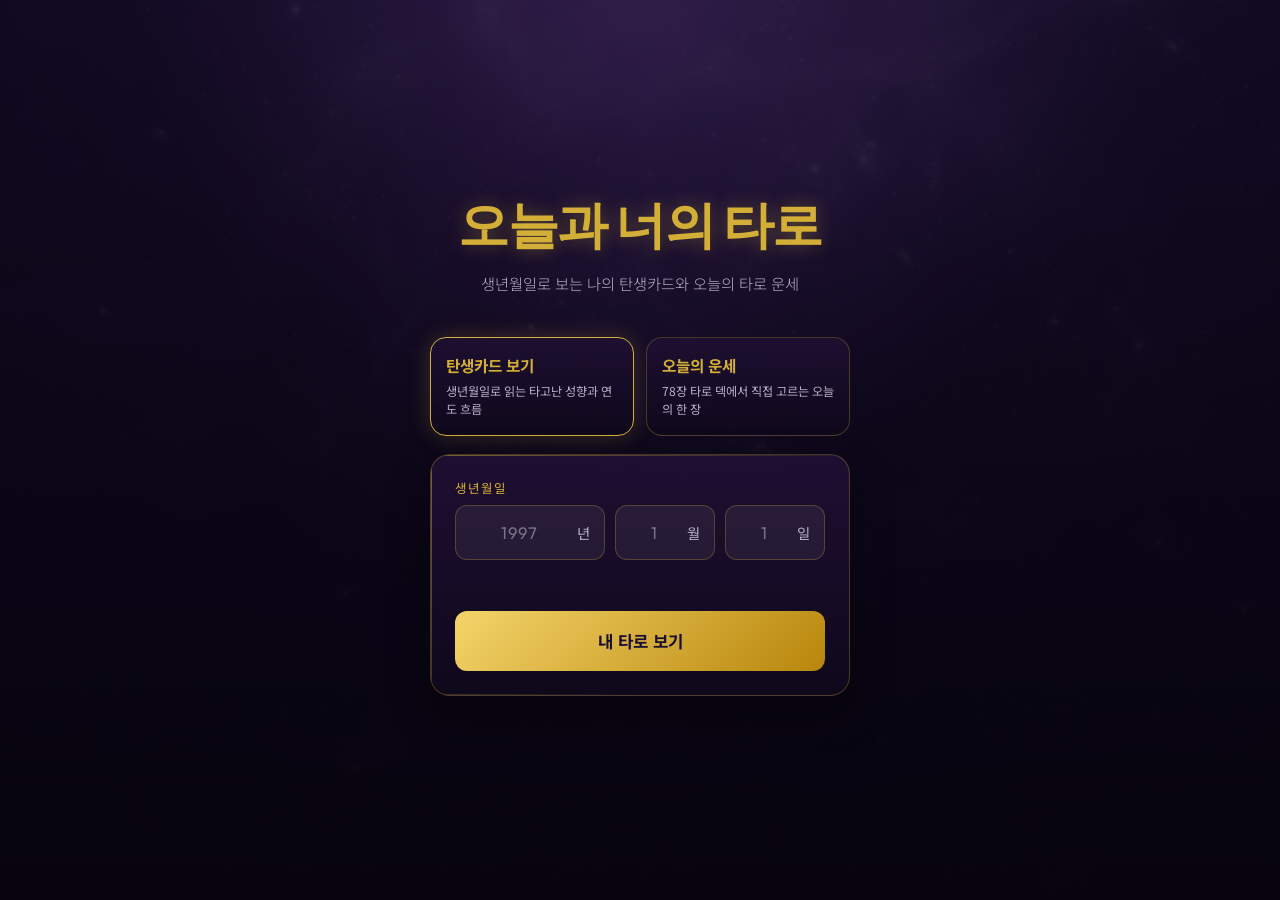
<file: index.html>
<!DOCTYPE html>
<html lang="ko">

<head>
    <meta charset="UTF-8">
    <meta name="viewport" content="width=device-width, initial-scale=1.0">
    <title>오늘과 너의 타로 - 나의 탄생카드와 오늘의 운세</title>
    <meta name="description" content="생년월일로 읽는 나의 타로 프로필(탄생카드·페르소나·연도 흐름)과 78장 타로 덱에서 직접 고르는 오늘의 운세">
    <meta property="og:type" content="website">
    <meta property="og:title" content="오늘과 너의 타로">
    <meta property="og:description" content="생년월일로 보는 나의 탄생카드 프로필과 78장 덱에서 직접 고르는 오늘의 타로 운세">
    <meta property="og:url" content="https://tarot-zeta-two.vercel.app/">
    <link rel="preconnect" href="https://fonts.googleapis.com">
    <link rel="preconnect" href="https://fonts.gstatic.com" crossorigin>
    <link
        href="https://fonts.googleapis.com/css2?family=Outfit:wght@300;400;600&family=Noto+Sans+KR:wght@300;400;700&display=swap"
        rel="stylesheet">
    <link rel="stylesheet" href="style.css">
</head>

<body>
    <div class="background-overlay"></div>

    <main id="app">
        <!-- Landing Page -->
        <section id="landing" class="screen active">
            <div class="container">
                <header>
                    <h1 class="glow-text">오늘과 너의 타로</h1>
                    <p class="subtitle">생년월일로 보는 나의 탄생카드와 오늘의 타로 운세</p>
                </header>

                <div class="mode-selector" role="group" aria-label="타로 메뉴 선택">
                    <button type="button" id="mode-birth" class="mode-btn active" aria-pressed="true">
                        <span class="mode-btn-label">탄생카드 보기</span>
                        <span class="mode-btn-desc">생년월일로 읽는 타고난 성향과 연도 흐름</span>
                    </button>
                    <button type="button" id="mode-daily" class="mode-btn" aria-pressed="false">
                        <span class="mode-btn-label">오늘의 운세</span>
                        <span class="mode-btn-desc">78장 타로 덱에서 직접 고르는 오늘의 한 장</span>
                    </button>
                </div>

                <div class="input-card card-frame" id="birth-input-card">
                    <div class="input-group">
                        <label for="birth-year">생년월일</label>
                        <div class="birthdate-fields" role="group" aria-labelledby="birthdate-group-label">
                            <span id="birthdate-group-label" class="sr-only">생년월일 입력</span>
                            <div class="birthdate-field">
                                <input type="text" id="birth-year" inputmode="numeric" placeholder="1997" maxlength="4"
                                    autocomplete="bday-year" aria-label="출생 연도">
                                <span class="birthdate-suffix">년</span>
                            </div>
                            <div class="birthdate-field">
                                <input type="text" id="birth-month" inputmode="numeric" placeholder="1" maxlength="2"
                                    autocomplete="bday-month" aria-label="출생 월">
                                <span class="birthdate-suffix">월</span>
                            </div>
                            <div class="birthdate-field">
                                <input type="text" id="birth-day" inputmode="numeric" placeholder="1" maxlength="2"
                                    autocomplete="bday-day" aria-label="출생 일">
                                <span class="birthdate-suffix">일</span>
                            </div>
                        </div>
                    </div>
                    <p id="input-error" class="input-error" aria-live="polite"></p>
                    <button id="cta-start" class="btn-primary">내 타로 보기</button>
                </div>
            </div>
        </section>

        <!-- Loading Screen -->
        <section id="loading" class="screen">
            <div class="container centered">
                <div class="mystical-spinner">
                    <div class="star s1"></div>
                    <div class="star s2"></div>
                    <div class="star s3"></div>
                    <div class="card-outline"></div>
                </div>
                <p class="loading-text">카드를 해석하는 중...</p>
            </div>
        </section>

        <!-- Result Page -->
        <section id="result" class="screen">
            <div class="container no-padding">
                <!-- Swiper Container -->
                <div class="card-swiper" id="card-swiper">
                    <!-- Birth Card Item -->
                    <div class="swiper-item" id="item-birth">
                        <div class="item-content">
                            <h3 class="item-title">나의 탄생카드</h3>
                            <p class="type-definition" id="res-birth-type-def">탄생카드는 내가 타고난 중심 성향을 의미합니다.</p>
                            <div class="card-visual card-frame gold-glow">
                                <img class="card-art" id="res-birth-art" src="img/08-Strength.png" alt="힘 카드 이미지">
                                <span class="card-number" id="res-birth-num">8</span>
                                <span class="card-name" id="res-birth-name">힘</span>
                            </div>
                            <div class="card-info-box card-frame thin">
                                <div class="info-block identity-block">
                                    <h4 class="info-label">한 줄 정체성</h4>
                                    <p class="card-tagline" id="res-birth-tagline"></p>
                                </div>
                                <hr class="gold-divider">
                                <div class="info-block">
                                    <h4 class="info-label">기본 의미</h4>
                                    <p class="info-meaning" id="res-birth-meaning">인내, 용기, 내면의 힘</p>
                                </div>
                                <hr class="gold-divider">
                                <div class="info-block overview-block">
                                    <h4 class="info-label">그래서 어떤 사람인가</h4>
                                    <p class="info-desc" id="res-birth-overview"></p>
                                </div>
                                <hr class="gold-divider">
                                <div class="info-block">
                                    <h4 class="info-label">그림 속 상징</h4>
                                    <p class="info-desc" id="res-birth-symbolism">사자를 부드럽게 다루는 장면이 핵심인 카드입니다.</p>
                                </div>
                                <hr class="gold-divider">
                                <div class="info-block interpretation-block">
                                    <h4 class="info-label">왜 이렇게 읽을까요?</h4>
                                    <p class="info-desc" id="res-birth-symbolism-interpretation"></p>
                                </div>
                                <hr class="gold-divider">
                                <div class="info-block">
                                    <h4 class="info-label">내 중심에서 나타나는 모습</h4>
                                    <p class="info-desc" id="res-birth-profile">겉보다 속이 훨씬 강하고 오래 버티는 힘이 있습니다.</p>
                                </div>
                                <p class="calc-trace" id="res-birth-trace">1997 + 10 + 17 = 2024 -> 2 + 0 + 2 + 4 = 8</p>
                            </div>
                        </div>
                    </div>

                    <!-- Persona Card Item -->
                    <div class="swiper-item" id="item-persona">
                        <div class="item-content">
                            <h3 class="item-title">페르소나 카드</h3>
                            <p class="type-definition" id="res-persona-type-def">페르소나 카드는 사회 속에서 드러나는 나의 얼굴을 의미합니다.</p>
                            <section class="profile-relationship" id="res-profile-relationship" aria-live="polite">
                                <p class="relationship-badge" id="res-relationship-badge"></p>
                                <div class="relationship-path" aria-label="탄생카드에서 페르소나카드로 이어지는 흐름">
                                    <span class="relationship-card-label" id="res-relationship-birth"></span>
                                    <span class="relationship-arrow" aria-hidden="true">→</span>
                                    <span class="relationship-card-label" id="res-relationship-persona"></span>
                                </div>
                                <p class="relationship-description" id="res-relationship-description"></p>
                            </section>
                            <div class="card-visual card-frame gold-glow">
                                <img class="card-art" id="res-persona-art" src="img/11-Justice.png" alt="정의 카드 이미지">
                                <span class="card-number" id="res-persona-num">11</span>
                                <span class="card-name" id="res-persona-name">정의</span>
                            </div>
                            <div class="card-info-box card-frame thin">
                                <div class="info-block identity-block">
                                    <h4 class="info-label">한 줄 정체성</h4>
                                    <p class="card-tagline" id="res-persona-tagline"></p>
                                </div>
                                <hr class="gold-divider">
                                <div class="info-block">
                                    <h4 class="info-label">기본 의미</h4>
                                    <p class="info-meaning" id="res-persona-meaning">균형, 공정함, 판단</p>
                                </div>
                                <hr class="gold-divider">
                                <div class="info-block">
                                    <h4 class="info-label">그림 속 상징</h4>
                                    <p class="info-desc" id="res-persona-symbolism">칼과 저울을 든 인물이 두 기둥 사이에 앉아 있습니다.</p>
                                </div>
                                <hr class="gold-divider">
                                <div class="info-block interpretation-block">
                                    <h4 class="info-label">왜 이렇게 읽을까요?</h4>
                                    <p class="info-desc" id="res-persona-symbolism-interpretation"></p>
                                </div>
                                <hr class="gold-divider">
                                <div class="info-block">
                                    <h4 class="info-label">다른 사람에게 보이는 모습</h4>
                                    <p class="info-desc" id="res-persona-profile">사회 속에서 기준과 균형을 중요하게 여기는 모습으로 드러납니다.</p>
                                </div>
                                <p class="calc-trace" id="res-persona-trace">탄생카드 축약 과정에서 11이 나타나 페르소나 카드로 읽습니다.</p>
                            </div>
                        </div>
                    </div>

                </div>

                <!-- Swiper Navigation Indicator -->
                <nav class="profile-steps" aria-label="프로필 카드 단계">
                    <button class="profile-step active" type="button" data-slide-index="0" aria-current="step" aria-label="내 중심 1/2">
                        <span class="profile-step-number">01</span>
                        <span>내 중심</span>
                    </button>
                    <span class="profile-step-line" aria-hidden="true"></span>
                    <button class="profile-step" type="button" data-slide-index="1" aria-label="보이는 나 2/2">
                        <span class="profile-step-number">02</span>
                        <span>보이는 나</span>
                    </button>
                </nav>

                <p class="swipe-hint">← 옆으로 넘겨보세요 →</p>

                <section class="profile-details-section" id="profile-details">
                    <h3 class="section-title">나의 프로필 더 보기</h3>
                    <details class="profile-detail">
                        <summary>강점과 그림자</summary>
                        <div class="profile-detail-content">
                            <h4>강점</h4>
                            <p id="res-detail-strength"></p>
                            <h4>그림자</h4>
                            <p id="res-detail-shadow"></p>
                        </div>
                    </details>
                    <details class="profile-detail">
                        <summary>관계와 일</summary>
                        <div class="profile-detail-content">
                            <h4>관계</h4>
                            <p id="res-detail-relationship"></p>
                            <h4>일</h4>
                            <p id="res-detail-work"></p>
                        </div>
                    </details>
                    <details class="profile-detail">
                        <summary>성장 포인트</summary>
                        <div class="profile-detail-content">
                            <p id="res-detail-growth"></p>
                        </div>
                    </details>
                </section>

                <!-- Year Flow Section -->
                <div class="year-flow-section">
                    <h3 class="section-title">연도별 흐름</h3>
                    <div class="year-cards-grid">
                        <div class="year-card-item">
                            <span class="year-tag" id="year-prev-label">2025</span>
                            <div class="mini-card card-frame gold-glow">
                                <img class="mini-card-art" id="year-prev-art" src="img/09-TheHermit.png" alt="2025년 은둔자 카드 이미지">
                                <span class="mini-card-number" id="year-prev-number">9</span>
                                <span class="mini-card-name" id="year-prev-name">은둔자</span>
                            </div>
                            <p class="year-card-desc" id="year-prev-desc">지난해의 에너지를 정리합니다.</p>
                            <p class="year-card-trace" id="year-prev-trace">10 + 17 + 2025 = 2052 -> 2 + 0 + 5 + 2 = 9</p>
                        </div>
                        <div class="year-card-item current">
                            <span class="year-tag" id="year-curr-label">2026</span>
                            <div class="mini-card card-frame gold-glow primary">
                                <img class="mini-card-art" id="year-curr-art" src="img/10-WheelOfFortune.png" alt="2026년 운명의 수레바퀴 카드 이미지">
                                <span class="mini-card-number" id="year-curr-number">10</span>
                                <span class="mini-card-name" id="year-curr-name">운명의 수레바퀴</span>
                            </div>
                            <p class="year-card-desc" id="year-curr-desc">올해 당신을 관통하는 핵심 키워드입니다.</p>
                            <p class="year-card-trace" id="year-curr-trace">10 + 17 + 2026 = 2053 -> 2 + 0 + 5 + 3 = 10</p>
                        </div>
                        <div class="year-card-item">
                            <span class="year-tag" id="year-next-label">2027</span>
                            <div class="mini-card card-frame gold-glow">
                                <img class="mini-card-art" id="year-next-art" src="img/11-Justice.png" alt="2027년 정의 카드 이미지">
                                <span class="mini-card-number" id="year-next-number">11</span>
                                <span class="mini-card-name" id="year-next-name">정의</span>
                            </div>
                            <p class="year-card-desc" id="year-next-desc">다음 해에 다가올 변화의 예고입니다.</p>
                            <p class="year-card-trace" id="year-next-trace">10 + 17 + 2027 = 2054 -> 2 + 0 + 5 + 4 = 11</p>
                        </div>
                    </div>
                </div>

                <!-- Bottom CTA -->
                <div class="bottom-actions padding-x">
                    <button id="share-kakao" class="btn-share">카카오톡으로 내 타로 공유하기</button>
                    <p id="share-feedback" class="share-feedback" aria-live="polite"></p>
                    <button id="restart" class="btn-secondary">다시 하기</button>
                </div>
            </div>
        </section>

        <!-- Daily Fortune Page -->
        <section id="daily" class="screen">
            <div class="container no-padding">
                <div class="item-content daily-header">
                    <h2 class="item-title">오늘의 운세</h2>
                    <p class="type-definition" id="daily-type-def">78장의 타로 덱에서 오늘 하루의 흐름과 마주할 카드를 한 장 고릅니다.</p>
                </div>

                <div class="daily-spread-stage" id="daily-spread-stage">
                    <p class="daily-guide" id="daily-guide">뒤집어진 카드를 좌우로 드래그해 살펴보고, 끌리는 카드를 골라보세요.</p>
                    <p class="daily-selection-status" id="daily-selection-status" aria-live="polite" hidden></p>
                    <div class="daily-spread-viewport">
                        <div class="daily-spread-track" id="daily-spread" role="group" aria-label="78장의 타로 카드 뒷면 스프레드"></div>
                    </div>
                    <p class="swipe-hint" id="daily-spread-hint">← 카드를 잡고 좌우로 드래그해보세요 →</p>
                    <div class="daily-spread-controls padding-x">
                        <button type="button" id="daily-draw-confirm" class="btn-primary daily-draw-btn" hidden>선택한 카드 뒤집기 ✦</button>
                        <button type="button" id="daily-reshuffle" class="btn-secondary daily-reshuffle-btn">카드 다시 섞기 ↻</button>
                    </div>
                </div>

                <div class="item-content daily-result-panel" id="daily-result-panel" hidden>
                    <p class="daily-lock-notice" id="daily-lock-notice" hidden>오늘 이미 뽑은 카드예요. 하루 동안 같은 카드로 오늘의 흐름을 읽습니다.</p>
                    <div class="daily-stage-wrapper">
                        <div class="stage-aura" aria-hidden="true"></div>
                        <div class="stage-sparkles" aria-hidden="true">
                            <span class="stage-sparkle sp-1">✦</span>
                            <span class="stage-sparkle sp-2">✧</span>
                            <span class="stage-sparkle sp-3">✦</span>
                            <span class="stage-sparkle sp-4">✧</span>
                        </div>
                        <div class="card-visual daily-stage-card is-flipped" id="daily-card-visual">
                            <div class="daily-stage-card-inner" id="daily-stage-card-inner">
                                <div class="daily-stage-card-back card-frame gold-glow" aria-hidden="true">
                                    <div class="tarot-back-ornament">
                                        <span class="tarot-back-moon top">☾</span>
                                        <span class="tarot-back-ring">
                                            <span class="tarot-back-star">✦</span>
                                        </span>
                                        <span class="tarot-back-moon bottom">☽</span>
                                    </div>
                                </div>
                                <div class="daily-stage-card-front card-frame gold-glow">
                                    <img class="card-art" id="res-daily-art" src="img/00-TheFool.png" alt="오늘의 카드 이미지">
                                    <span class="card-number" id="res-daily-num">0/22</span>
                                    <span class="card-name" id="res-daily-name">바보</span>
                                    <span class="stage-front-sheen" aria-hidden="true"></span>
                                </div>
                            </div>
                        </div>
                    </div>
                    <div class="card-info-box card-frame thin daily-reading-box" id="daily-reading-box">
                        <div class="info-block">
                            <h4 class="info-label">기본 의미</h4>
                            <p class="info-meaning" id="res-daily-meaning">시작, 가능성, 자유, 호기심</p>
                        </div>
                        <hr class="gold-divider">
                        <div class="info-block">
                            <h4 class="info-label">그림 속 상징</h4>
                            <p class="info-desc" id="res-daily-symbolism"></p>
                        </div>
                        <hr class="gold-divider">
                        <div class="info-block interpretation-block">
                            <h4 class="info-label">오늘의 메시지</h4>
                            <p class="info-desc" id="res-daily-message"></p>
                        </div>
                        <hr class="gold-divider">
                        <div class="info-block identity-block">
                            <h4 class="info-label">오늘의 한 줄 조언</h4>
                            <p class="card-tagline" id="res-daily-advice"></p>
                        </div>
                    </div>
                </div>

                <div class="bottom-actions padding-x">
                    <button id="share-daily" class="btn-share" hidden>카카오톡으로 오늘의 운세 공유하기</button>
                    <p id="daily-share-feedback" class="share-feedback" aria-live="polite"></p>
                    <button id="daily-restart" class="btn-secondary">처음으로</button>
                </div>
            </div>
        </section>

        <!-- Coupang Partners Lucky Item & Banner Slot -->
        <aside class="coupang-partners-section" id="coupang-container" aria-label="행운 아이템 추천" hidden>
            <div class="coupang-lucky-card card-frame thin">
                <p class="coupang-lucky-badge">✦ 오늘의 타로 행운 아이템</p>
                <p class="coupang-lucky-title" id="coupang-lucky-title">나만의 라이더 웨이트 타로 덱 &amp; 행운의 인센스·원석 구경하기</p>
                <a id="coupang-lucky-link" class="btn-primary coupang-lucky-btn" href="#" target="_blank" rel="noopener noreferrer sponsored" hidden>행운 아이템 보러가기 →</a>
                <div class="coupang-banner-frame" id="coupang-banner-frame" hidden>
                    <iframe id="coupang-banner-iframe" title="쿠팡 파트너스 추천 상품" width="320" height="100" frameborder="0" scrolling="no" referrerpolicy="unsafe-url"></iframe>
                </div>
                <p class="coupang-disclosure">이 콘텐츠는 쿠팡 파트너스 활동의 일환으로, 이에 따른 일정액의 수수료를 제공받습니다.</p>
            </div>
        </aside>

        <!-- Kakao AdFit Banner Slot -->
        <aside class="adfit-banner-section" id="adfit-container" aria-label="광고" hidden>
            <div class="adfit-slot-frame">
                <ins class="kakao_ad_area" id="kakao-adfit-ins" style="display:none;" data-ad-unit="" data-ad-width="320" data-ad-height="100"></ins>
            </div>
        </aside>
    </main>

    <script>
        window.APP_CONFIG = window.APP_CONFIG || {};
    </script>
    <script src="https://t1.kakaocdn.net/kakao_js_sdk/2.8.0/kakao.min.js"></script>
    <script src="config.js"></script>
    <script src="data/card-content.js"></script>
    <script src="data/minor-arcana-content.js"></script>
    <script src="script.js"></script>
</body>

</html>
</file>
<file: style.css>
:root {
    --primary-bg: #140b26;
    --primary-bg-deep: #090511;
    --accent-gold: #d4af37;
    --accent-gold-strong: #f4d46a;
    --accent-gold-glow: rgba(212, 175, 55, 0.36);
    --text-main: #f8f4ff;
    --text-dim: #b9afca;
    --text-soft: #d8d0e5;
    --card-bg: rgba(23, 12, 39, 0.78);
    --card-bg-strong: rgba(18, 10, 31, 0.92);
    --glass-border: rgba(212, 175, 55, 0.28);
    --glass-border-strong: rgba(212, 175, 55, 0.5);
    --shadow-deep: 0 18px 40px rgba(0, 0, 0, 0.4);
    --font-fancy: 'Outfit', sans-serif;
    --font-base: 'Noto Sans KR', sans-serif;
}

* {
    margin: 0;
    padding: 0;
    box-sizing: border-box;
}

[hidden] {
    display: none !important;
}

html {
    scroll-behavior: smooth;
}

body {
    background:
        radial-gradient(circle at top, rgba(79, 39, 122, 0.38), transparent 45%),
        linear-gradient(180deg, var(--primary-bg) 0%, var(--primary-bg-deep) 100%);
    color: var(--text-main);
    font-family: var(--font-base);
    min-height: 100vh;
    overflow-x: hidden;
    position: relative;
}

.background-overlay {
    position: fixed;
    inset: 0;
    background-image: url('bg.png');
    background-size: cover;
    background-position: center;
    opacity: 0.32;
    filter: saturate(0.9) brightness(0.72);
    z-index: -2;
}

.background-overlay::after {
    content: '';
    position: absolute;
    inset: 0;
    background:
        radial-gradient(circle at 50% 10%, transparent 0%, rgba(9, 5, 17, 0.28) 42%, rgba(9, 5, 17, 0.82) 100%),
        linear-gradient(180deg, rgba(20, 11, 38, 0.48) 0%, rgba(9, 5, 17, 0.9) 100%);
}

#app {
    max-width: 640px;
    margin: 0 auto;
    padding: 20px 18px 32px;
    min-height: 100vh;
    display: flex;
    flex-direction: column;
}

.container {
    width: 100%;
    padding: 20px 0;
}

.container.no-padding {
    padding: 0;
}

.padding-x {
    padding-left: 20px;
    padding-right: 20px;
}

.centered {
    display: flex;
    flex-direction: column;
    align-items: center;
    justify-content: center;
    flex: 1;
}

.screen {
    display: none;
    opacity: 0;
    transition: opacity 0.35s ease;
}

.screen.active {
    display: flex;
    flex-direction: column;
    opacity: 1;
}

.glow-text {
    font-family: var(--font-fancy);
    font-size: clamp(2.4rem, 8vw, 3.2rem);
    font-weight: 600;
    text-align: center;
    color: var(--accent-gold);
    text-shadow: 0 0 18px var(--accent-gold-glow);
    margin-bottom: 0.55rem;
    letter-spacing: -0.03em;
}

.subtitle {
    text-align: center;
    color: var(--text-dim);
    font-size: 0.96rem;
    font-weight: 300;
    line-height: 1.7;
    margin-bottom: 2.6rem;
}

.card-frame {
    background: linear-gradient(180deg, rgba(33, 17, 54, 0.88) 0%, rgba(16, 9, 28, 0.92) 100%);
    border: 1px solid var(--glass-border);
    border-radius: 20px;
    padding: 24px;
    backdrop-filter: blur(10px);
    box-shadow: var(--shadow-deep);
    position: relative;
    overflow: hidden;
}

.card-frame::before {
    content: '';
    position: absolute;
    inset: 0;
    border: 1px solid transparent;
    border-image: linear-gradient(135deg, rgba(212, 175, 55, 0.5), transparent 70%) 1;
    pointer-events: none;
}

.input-card {
    max-width: 420px;
    margin: 0 auto;
}

.mode-selector {
    max-width: 420px;
    margin: 0 auto 18px;
    display: grid;
    grid-template-columns: repeat(2, minmax(0, 1fr));
    gap: 12px;
}

.mode-btn {
    display: flex;
    flex-direction: column;
    align-items: flex-start;
    gap: 6px;
    padding: 16px 15px;
    border-radius: 16px;
    border: 1px solid var(--glass-border);
    background: linear-gradient(180deg, rgba(33, 17, 54, 0.72) 0%, rgba(16, 9, 28, 0.84) 100%);
    color: var(--text-soft);
    font-family: var(--font-base);
    text-align: left;
    cursor: pointer;
    transition: transform 0.2s ease, border-color 0.2s ease, box-shadow 0.2s ease;
}

.mode-btn.active {
    border-color: var(--accent-gold);
    box-shadow: 0 0 22px rgba(212, 175, 55, 0.22);
    color: var(--text-main);
}

.mode-btn:hover {
    transform: translateY(-1px);
    border-color: var(--glass-border-strong);
}

.mode-btn-label {
    font-size: 0.98rem;
    font-weight: 700;
    color: var(--accent-gold);
}

.mode-btn-desc {
    font-size: 0.76rem;
    line-height: 1.45;
    color: var(--text-dim);
}

@media (max-width: 360px) {
    .mode-selector {
        grid-template-columns: 1fr;
    }
}

.input-group {
    margin-bottom: 18px;
}

.input-group label {
    display: block;
    color: var(--accent-gold);
    font-size: 0.78rem;
    margin-bottom: 8px;
    text-transform: uppercase;
    letter-spacing: 0.15em;
}

.birthdate-fields {
    display: grid;
    grid-template-columns: minmax(0, 1.5fr) repeat(2, minmax(0, 1fr));
    gap: 10px;
}

.birthdate-field {
    display: flex;
    align-items: center;
    gap: 8px;
    background: rgba(255, 255, 255, 0.06);
    border: 1px solid var(--glass-border);
    border-radius: 12px;
    padding: 0 14px;
}

.birthdate-field:focus-within {
    border-color: var(--accent-gold);
    box-shadow: 0 0 14px var(--accent-gold-glow);
}

.birthdate-field input {
    width: 100%;
    min-width: 0;
    background: transparent;
    border: none;
    padding: 16px 0;
    color: var(--text-main);
    font-family: var(--font-fancy);
    font-size: 1.05rem;
    text-align: center;
    letter-spacing: 0.08em;
}

.birthdate-field input::placeholder {
    color: rgba(248, 244, 255, 0.4);
}

.birthdate-field input:focus {
    outline: none;
}

.birthdate-suffix {
    flex-shrink: 0;
    color: var(--text-dim);
    font-size: 0.9rem;
}

.sr-only {
    position: absolute;
    width: 1px;
    height: 1px;
    padding: 0;
    margin: -1px;
    overflow: hidden;
    clip: rect(0, 0, 0, 0);
    white-space: nowrap;
    border: 0;
}

#birth-year,
#birth-month,
#birth-day {
    width: 100%;
}

@media (max-width: 380px) {
    .birthdate-fields {
        grid-template-columns: 1fr;
    }
}

.input-error {
    min-height: 1.35rem;
    margin-bottom: 12px;
    color: #ffd7df;
    font-size: 0.84rem;
    line-height: 1.5;
}

.btn-primary,
.btn-share,
.btn-secondary {
    width: 100%;
    border-radius: 12px;
    cursor: pointer;
    font-family: var(--font-base);
    transition: transform 0.2s ease, box-shadow 0.2s ease, border-color 0.2s ease;
}

.btn-primary {
    background: linear-gradient(135deg, var(--accent-gold-strong), #b8860b);
    border: none;
    padding: 18px;
    color: #1a0f2e;
    font-weight: 700;
    font-size: 1.05rem;
}

.btn-share {
    background: #fee500;
    color: #3c1e1e;
    border: none;
    padding: 18px;
    font-weight: 700;
    font-size: 1rem;
    margin-bottom: 10px;
}

.btn-secondary {
    background: rgba(255, 255, 255, 0.03);
    border: 1px solid var(--glass-border);
    padding: 14px;
    color: var(--text-soft);
}

.btn-primary:hover,
.btn-share:hover,
.btn-secondary:hover {
    transform: translateY(-1px);
    box-shadow: 0 0 20px rgba(212, 175, 55, 0.18);
}

.btn-primary:active,
.btn-share:active,
.btn-secondary:active {
    transform: scale(0.99);
}

.share-feedback {
    min-height: 1.35rem;
    margin-bottom: 14px;
    color: var(--text-dim);
    font-size: 0.82rem;
    line-height: 1.5;
    text-align: center;
}

.card-swiper {
    display: flex;
    overflow-x: auto;
    scroll-snap-type: x mandatory;
    scroll-behavior: smooth;
    -webkit-overflow-scrolling: touch;
    width: 100%;
    padding-bottom: 18px;
}

.card-swiper::-webkit-scrollbar {
    display: none;
}

.swiper-item {
    flex: 0 0 100%;
    scroll-snap-align: center;
    scroll-snap-stop: always;
    padding: 20px 20px 10px;
}

.item-content {
    display: flex;
    flex-direction: column;
    align-items: center;
    gap: 10px;
}

.item-title {
    font-size: 1.55rem;
    color: var(--accent-gold);
    text-align: center;
    letter-spacing: -0.02em;
}

.item-subtitle {
    font-size: 0.82rem;
    color: var(--text-dim);
    text-align: center;
    line-height: 1.5;
}

.type-definition {
    max-width: 360px;
    font-size: 0.88rem;
    line-height: 1.65;
    color: var(--text-soft);
    text-align: center;
}

.profile-steps {
    display: flex;
    align-items: center;
    justify-content: center;
    gap: 10px;
    margin-bottom: 10px;
}

.profile-step {
    display: inline-flex;
    align-items: center;
    gap: 6px;
    padding: 8px 10px;
    border: 0;
    background: transparent;
    color: var(--text-soft);
    font: inherit;
    cursor: pointer;
    opacity: 0.62;
    transition: color 0.2s ease, opacity 0.2s ease;
}

.profile-step.active {
    color: var(--accent-gold);
    opacity: 1;
}

.profile-step-number {
    font-size: 0.7rem;
}

.profile-step-line {
    width: 34px;
    height: 1px;
    background: rgba(212, 175, 55, 0.35);
}

.swipe-hint {
    text-align: center;
    font-size: 0.75rem;
    color: var(--text-dim);
    margin-bottom: 30px;
    animation: pulse 2s infinite;
}

@keyframes pulse {
    0% {
        opacity: 0.45;
    }

    50% {
        opacity: 1;
    }

    100% {
        opacity: 0.45;
    }
}

.card-visual {
    width: min(76vw, 210px);
    height: min(112vw, 320px);
    min-height: 280px;
    margin: 4px 0 10px;
    display: flex;
    flex-direction: column;
    align-items: center;
    justify-content: center;
    gap: 12px;
    background:
        radial-gradient(circle at top, rgba(212, 175, 55, 0.14), transparent 52%),
        linear-gradient(180deg, rgba(27, 15, 46, 0.95), rgba(18, 10, 31, 0.9));
    position: relative;
}

.card-visual::after {
    content: '';
    position: absolute;
    inset: 16px;
    border-radius: 14px;
    border: 1px solid rgba(212, 175, 55, 0.15);
}

.gold-glow {
    box-shadow: 0 0 30px var(--accent-gold-glow);
}

.card-art,
.mini-card-art {
    position: absolute;
    inset: 0;
    width: 100%;
    height: 100%;
    object-fit: cover;
    display: block;
}

.card-art {
    border-radius: 20px;
}

.mini-card-art {
    border-radius: 18px;
    opacity: 0.9;
}

.card-number,
.mini-card-number {
    position: relative;
    z-index: 1;
    font-family: var(--font-fancy);
    color: var(--accent-gold);
    text-shadow: 0 0 12px rgba(212, 175, 55, 0.24);
}

.card-number {
    font-size: 2.5rem;
    font-weight: 600;
    padding: 6px 14px;
    border-radius: 999px;
    background: rgba(14, 8, 26, 0.75);
    backdrop-filter: blur(8px);
    border: 1px solid rgba(212, 175, 55, 0.35);
}

.card-name {
    position: relative;
    z-index: 1;
    padding: 0 18px;
    text-align: center;
    font-family: var(--font-fancy);
    font-size: 1.5rem;
    line-height: 1.3;
    color: var(--text-main);
    text-shadow: 0 0 14px rgba(0, 0, 0, 0.55);
    background: linear-gradient(180deg, rgba(14, 8, 26, 0.2), rgba(14, 8, 26, 0.82));
    width: calc(100% - 24px);
    margin-top: auto;
    padding: 22px 18px 18px;
    border-radius: 0 0 16px 16px;
}

.card-tagline {
    color: var(--text-main);
    font-size: 1.02rem;
    font-weight: 700;
    line-height: 1.65;
}

.profile-relationship {
    width: 100%;
    max-width: 410px;
    margin: 8px 0 12px;
    padding: 18px;
    border: 1px solid rgba(212, 175, 55, 0.48);
    border-radius: 18px;
    background: rgba(20, 8, 37, 0.72);
    box-shadow: inset 0 0 24px rgba(212, 175, 55, 0.06);
    opacity: 0;
    transform: translateY(8px);
    transition: opacity 240ms ease, transform 240ms ease;
}

.relationship-visible .profile-relationship {
    opacity: 1;
    transform: translateY(0);
}

.relationship-badge {
    color: var(--accent-gold);
    font-size: 0.82rem;
    font-weight: 700;
    text-align: center;
}

.relationship-path {
    display: grid;
    grid-template-columns: minmax(0, 1fr) auto minmax(0, 1fr);
    align-items: center;
    gap: 10px;
    margin: 14px 0;
}

.relationship-card-label {
    min-width: 0;
    padding: 9px 8px;
    border-radius: 999px;
    background: rgba(212, 175, 55, 0.1);
    color: var(--text-main);
    font-size: 0.8rem;
    text-align: center;
    overflow-wrap: anywhere;
}

.relationship-arrow {
    color: var(--accent-gold);
}

.relationship-description {
    color: var(--text-soft);
    font-size: 0.9rem;
    line-height: 1.75;
}

.profile-details-section {
    padding: 34px 20px 8px;
}

.profile-detail {
    margin-bottom: 12px;
    border: 1px solid rgba(212, 175, 55, 0.3);
    border-radius: 16px;
    background: rgba(20, 8, 37, 0.62);
    overflow: hidden;
}

.profile-detail summary {
    padding: 16px 18px;
    color: var(--text-main);
    font-weight: 700;
    cursor: pointer;
}

.profile-detail-content {
    padding: 0 18px 18px;
}

.profile-detail-content h4 {
    margin: 16px 0 6px;
    color: var(--accent-gold);
    font-size: 0.8rem;
}

.profile-detail-content p {
    color: var(--text-soft);
    font-size: 0.9rem;
    line-height: 1.75;
}

.is-hidden {
    display: none;
}

.card-info-box {
    width: 100%;
    max-width: 410px;
    padding: 22px 20px;
    text-align: left;
    background: linear-gradient(180deg, rgba(24, 13, 41, 0.88), rgba(16, 9, 28, 0.95));
}

.info-block {
    display: flex;
    flex-direction: column;
    gap: 7px;
}

.info-label {
    font-size: 0.72rem;
    color: var(--accent-gold);
    text-transform: uppercase;
    letter-spacing: 0.14em;
}

.info-meaning {
    font-size: 1rem;
    font-weight: 500;
    line-height: 1.7;
    color: var(--text-main);
}

.gold-divider {
    border: none;
    border-top: 1px solid rgba(212, 175, 55, 0.14);
    margin: 16px 0;
}

.info-desc {
    font-size: 0.94rem;
    line-height: 1.8;
    color: var(--text-soft);
}

.interpretation-block .info-desc {
    color: var(--text-main);
}

.calc-trace,
.year-card-trace {
    margin-top: 14px;
    font-size: 0.72rem;
    line-height: 1.55;
    color: var(--text-dim);
}

.year-flow-section {
    padding: 20px 20px 12px;
}

.section-title {
    text-align: center;
    color: var(--accent-gold);
    font-size: 1.05rem;
    margin-bottom: 22px;
    letter-spacing: 0.05em;
}

.year-cards-grid {
    display: grid;
    grid-template-columns: repeat(3, minmax(0, 1fr));
    gap: 12px;
}

.year-card-item {
    display: flex;
    flex-direction: column;
    align-items: center;
    text-align: center;
}

.year-card-item.current .mini-card {
    border-color: var(--glass-border-strong);
    box-shadow: 0 0 18px rgba(212, 175, 55, 0.2);
}

.year-tag {
    font-size: 0.76rem;
    color: var(--text-dim);
    margin-bottom: 10px;
}

.mini-card {
    width: 100%;
    min-height: 138px;
    display: flex;
    flex-direction: column;
    align-items: center;
    justify-content: center;
    gap: 8px;
    padding: 14px 10px;
    margin-bottom: 12px;
    background: linear-gradient(180deg, rgba(25, 14, 43, 0.9), rgba(15, 8, 26, 0.95));
    overflow: hidden;
    position: relative;
}

.mini-card::after {
    content: '';
    position: absolute;
    inset: 0;
    background: linear-gradient(180deg, rgba(9, 5, 17, 0.1), rgba(9, 5, 17, 0.78));
}

.mini-card-number {
    font-size: 1rem;
    letter-spacing: 0.04em;
    padding: 5px 10px;
    border-radius: 999px;
    background: rgba(14, 8, 26, 0.78);
    backdrop-filter: blur(8px);
    border: 1px solid rgba(212, 175, 55, 0.3);
}

.mini-card-name {
    font-size: 1rem;
    font-weight: 700;
    line-height: 1.35;
    color: var(--text-main);
    text-shadow: 0 0 10px rgba(0, 0, 0, 0.58);
    padding: 0 8px;
    position: relative;
    z-index: 1;
}

.year-card-desc {
    font-size: 0.8rem;
    color: var(--text-soft);
    line-height: 1.7;
}

.bottom-actions {
    padding-top: 22px;
    padding-bottom: 20px;
}

.adfit-banner-section {
    width: 100%;
    max-width: 420px;
    margin: 18px auto 4px;
    padding: 10px 0 4px;
    display: flex;
    justify-content: center;
    align-items: center;
}

.adfit-slot-frame {
    min-height: 50px;
    display: flex;
    justify-content: center;
    align-items: center;
    border-radius: 14px;
    overflow: hidden;
}

.coupang-partners-section {
    width: 100%;
    max-width: 420px;
    margin: 14px auto 6px;
    padding: 0 18px;
}

.coupang-lucky-card {
    padding: 18px 18px 16px;
    display: flex;
    flex-direction: column;
    align-items: center;
    gap: 10px;
    text-align: center;
    background: linear-gradient(180deg, rgba(28, 15, 48, 0.88), rgba(16, 8, 28, 0.94));
    border: 1px solid rgba(212, 175, 55, 0.38);
}

.coupang-lucky-badge {
    font-size: 0.76rem;
    font-weight: 700;
    letter-spacing: 0.08em;
    color: var(--accent-gold);
}

.coupang-lucky-title {
    font-size: 0.92rem;
    line-height: 1.55;
    color: var(--text-main);
    font-weight: 600;
}

.coupang-lucky-btn {
    display: inline-flex;
    align-items: center;
    justify-content: center;
    text-decoration: none;
    padding: 13px 18px;
    font-size: 0.94rem;
    margin-top: 2px;
}

.coupang-banner-frame {
    width: 100%;
    display: flex;
    justify-content: center;
    align-items: center;
    border-radius: 12px;
    overflow: hidden;
    margin-top: 2px;
}

.coupang-disclosure {
    font-size: 0.68rem;
    line-height: 1.45;
    color: var(--text-dim);
    margin-top: 2px;
}

.daily-header {
    padding: 20px 20px 6px;
}

.daily-spread-stage {
    padding: 8px 0 12px;
    transition: opacity 0.36s ease, transform 0.36s ease;
}

.daily-spread-stage.is-drawing {
    opacity: 0;
    transform: translateY(-14px) scale(0.97);
    pointer-events: none;
}

.daily-guide {
    text-align: center;
    font-size: 0.92rem;
    color: var(--accent-gold);
    margin-bottom: 10px;
    padding: 0 20px;
}

.daily-selection-status {
    width: fit-content;
    max-width: calc(100% - 36px);
    margin: 0 auto 12px;
    padding: 6px 14px;
    border-radius: 999px;
    border: 1px solid rgba(212, 175, 55, 0.36);
    background: rgba(20, 10, 36, 0.78);
    color: var(--text-soft);
    font-size: 0.78rem;
    text-align: center;
    letter-spacing: 0.02em;
    transition: border-color 0.25s ease, box-shadow 0.25s ease, color 0.25s ease;
}

.daily-selection-status.is-active {
    border-color: var(--accent-gold);
    color: var(--accent-gold-strong);
    box-shadow: 0 0 18px rgba(212, 175, 55, 0.24);
}

.daily-spread-viewport {
    position: relative;
    width: 100%;
}

.daily-spread-viewport::before,
.daily-spread-viewport::after {
    content: '';
    position: absolute;
    top: 0;
    bottom: 0;
    width: 28px;
    z-index: 15;
    pointer-events: none;
}

.daily-spread-viewport::before {
    left: 0;
    background: linear-gradient(90deg, rgba(16, 8, 30, 0.92), transparent);
}

.daily-spread-viewport::after {
    right: 0;
    background: linear-gradient(270deg, rgba(16, 8, 30, 0.92), transparent);
}

.daily-spread-track {
    display: flex;
    align-items: center;
    overflow-x: auto;
    overflow-y: visible;
    padding: 54px 52px 44px;
    -webkit-overflow-scrolling: touch;
    scroll-behavior: smooth;
    perspective: 1000px;
    cursor: grab;
    user-select: none;
    -webkit-user-select: none;
}

.daily-spread-track.is-dragging {
    cursor: grabbing;
    scroll-behavior: auto;
}

.daily-spread-track::-webkit-scrollbar {
    height: 6px;
}

.daily-spread-track::-webkit-scrollbar-thumb {
    background: rgba(212, 175, 55, 0.32);
    border-radius: 999px;
}

.spread-card {
    display: block;
    flex: 0 0 116px;
    width: 116px;
    height: 196px;
    min-width: 116px;
    min-height: 196px;
    margin-left: -68px;
    padding: 0;
    border: 0;
    background: transparent;
    cursor: pointer;
    position: relative;
    perspective: 900px;
    transform: translateY(var(--fan-y, 0px)) rotate(var(--fan-rot, 0deg));
    transition:
        transform 0.34s cubic-bezier(0.22, 1, 0.36, 1),
        margin 0.34s cubic-bezier(0.22, 1, 0.36, 1),
        opacity 0.28s ease,
        filter 0.28s ease;
    animation: spreadCardDeal 0.52s cubic-bezier(0.22, 1, 0.36, 1) backwards;
    animation-delay: calc(var(--card-order, 0) * 6ms);
}

.spread-card:first-child {
    margin-left: 0;
}

@keyframes spreadCardDeal {
    0% {
        opacity: 0;
        transform: translateX(-36px) translateY(22px) rotate(-8deg) scale(0.86);
    }

    100% {
        opacity: 1;
        transform: translateY(var(--fan-y, 0px)) rotate(var(--fan-rot, 0deg)) scale(1);
    }
}

.daily-spread-track.is-shuffling .spread-card {
    transform: translateY(10px) scale(0.84) rotate(0deg) !important;
    margin-left: -102px;
    opacity: 0.35;
}

.daily-spread-track.is-shuffling .spread-card:first-child {
    margin-left: 0;
}

.spread-card:hover,
.spread-card:focus-visible {
    transform: translateY(calc(var(--fan-y, 0px) - 22px)) rotate(0deg) scale(1.07);
    z-index: 18;
    outline: none;
}

.spread-card:hover + .spread-card,
.spread-card:focus-visible + .spread-card {
    margin-left: -24px;
}

.spread-card.is-neighbor-left {
    transform: translateX(-10px) translateY(calc(var(--fan-y, 0px) - 4px)) rotate(calc(var(--fan-rot, 0deg) - 2.5deg));
}

.spread-card.is-neighbor-right {
    transform: translateX(10px) translateY(calc(var(--fan-y, 0px) - 4px)) rotate(calc(var(--fan-rot, 0deg) + 2.5deg));
}

.spread-card.is-selected {
    transform: translateY(-36px) rotate(0deg) scale(1.12);
    z-index: 25;
    animation: selectedCardFloat 2.4s ease-in-out infinite;
}

.spread-card.is-selected + .spread-card {
    margin-left: -14px;
}

@keyframes selectedCardFloat {
    0%,
    100% {
        transform: translateY(-34px) rotate(0deg) scale(1.12);
    }

    50% {
        transform: translateY(-40px) rotate(0deg) scale(1.13);
    }
}

.spread-card.is-picked {
    transform: translateY(-44px) scale(1.16);
    z-index: 30;
}

.spread-card.is-dimmed {
    opacity: 0.28;
    filter: saturate(0.6);
    pointer-events: none;
}

.spread-card-inner {
    display: block;
    position: relative;
    width: 116px;
    height: 196px;
    border-radius: 14px;
    transform-style: preserve-3d;
    transition: transform 0.6s cubic-bezier(0.22, 1, 0.36, 1), box-shadow 0.3s ease;
    box-shadow:
        -6px 0 14px rgba(0, 0, 0, 0.55),
        0 14px 28px rgba(0, 0, 0, 0.65);
}

.spread-card.is-selected .spread-card-inner {
    box-shadow:
        0 0 28px rgba(244, 212, 106, 0.65),
        0 20px 36px rgba(0, 0, 0, 0.72);
}

.spread-card.is-picked .spread-card-inner {
    transform: rotateY(180deg);
}

.spread-card-back,
.spread-card-front {
    display: flex;
    position: absolute;
    inset: 0;
    width: 100%;
    height: 100%;
    border-radius: 14px;
    backface-visibility: hidden;
    -webkit-backface-visibility: hidden;
    overflow: hidden;
}

.spread-card-back {
    flex-direction: column;
    align-items: center;
    justify-content: center;
    padding: 8px;
    background:
        radial-gradient(circle at 50% 50%, rgba(212, 175, 55, 0.22), transparent 64%),
        linear-gradient(160deg, #321854 0%, #1c0c34 52%, #110622 100%);
    border: 2px solid #d4af37;
    box-shadow: inset 0 0 0 2px rgba(17, 6, 34, 0.9);
}

.spread-card.is-selected .spread-card-back {
    border-color: #ffe27a;
}

.spread-card-back::after {
    content: '';
    position: absolute;
    inset: -40%;
    background: linear-gradient(120deg, transparent 38%, rgba(244, 212, 106, 0.32) 50%, transparent 62%);
    transform: translateX(-85%);
    transition: transform 0.55s ease;
    pointer-events: none;
}

.spread-card:hover .spread-card-back::after,
.spread-card.is-selected .spread-card-back::after {
    transform: translateX(85%);
}

.tarot-back-svg {
    width: 100%;
    height: 100%;
    display: block;
    pointer-events: none;
}

.spread-card-index {
    position: absolute;
    bottom: 10px;
    right: 14px;
    font-family: var(--font-fancy);
    font-size: 0.6rem;
    letter-spacing: 0.08em;
    color: rgba(244, 212, 106, 0.55);
    pointer-events: none;
}

.spread-card-front {
    transform: rotateY(180deg);
    border: 1px solid var(--accent-gold);
    background: #140b26;
}

.spread-card-front img {
    width: 100%;
    height: 100%;
    object-fit: cover;
    display: block;
}

.daily-spread-controls {
    max-width: 420px;
    margin: 6px auto 0;
    display: flex;
    flex-direction: column;
    gap: 10px;
}

.daily-draw-btn {
    animation: drawBtnPulse 1.9s ease-in-out infinite;
}

@keyframes drawBtnPulse {
    0%,
    100% {
        box-shadow: 0 0 18px rgba(212, 175, 55, 0.28);
    }

    50% {
        box-shadow: 0 0 30px rgba(244, 212, 106, 0.55);
    }
}

.daily-reshuffle-btn {
    font-size: 0.9rem;
    padding: 12px 16px;
}

.daily-result-panel {
    padding: 10px 20px 10px;
}

.daily-stage-wrapper {
    position: relative;
    display: flex;
    align-items: center;
    justify-content: center;
    margin: 8px 0 14px;
    perspective: 1200px;
}

.stage-aura {
    position: absolute;
    width: 270px;
    height: 270px;
    border-radius: 50%;
    background: radial-gradient(circle, rgba(244, 212, 106, 0.34) 0%, rgba(138, 79, 255, 0.14) 48%, transparent 72%);
    filter: blur(8px);
    pointer-events: none;
    animation: stageAuraBreath 3.2s ease-in-out infinite;
}

@keyframes stageAuraBreath {
    0%,
    100% {
        transform: scale(0.95);
        opacity: 0.72;
    }

    50% {
        transform: scale(1.08);
        opacity: 1;
    }
}

.stage-sparkles {
    position: absolute;
    inset: -16px -26px;
    pointer-events: none;
    z-index: 3;
}

.stage-sparkle {
    position: absolute;
    color: var(--accent-gold-strong);
    font-size: 1.1rem;
    text-shadow: 0 0 12px var(--accent-gold);
    animation: sparkleTwinkle 2.4s ease-in-out infinite;
}

.stage-sparkle.sp-1 {
    top: 8%;
    left: 4%;
    animation-delay: 0.1s;
}

.stage-sparkle.sp-2 {
    top: 14%;
    right: 4%;
    animation-delay: 0.6s;
}

.stage-sparkle.sp-3 {
    bottom: 14%;
    left: 6%;
    animation-delay: 1.1s;
}

.stage-sparkle.sp-4 {
    bottom: 10%;
    right: 6%;
    animation-delay: 1.6s;
}

@keyframes sparkleTwinkle {
    0%,
    100% {
        opacity: 0.3;
        transform: scale(0.8) rotate(0deg);
    }

    50% {
        opacity: 1;
        transform: scale(1.22) rotate(18deg);
    }
}

.daily-stage-card {
    background: transparent;
    border: 0;
    padding: 0;
    box-shadow: none;
    overflow: visible;
    perspective: 1200px;
}

.daily-stage-card::before,
.daily-stage-card::after {
    display: none;
}

.daily-stage-card-inner {
    position: relative;
    width: 100%;
    height: 100%;
    transform-style: preserve-3d;
    transition: transform 0.82s cubic-bezier(0.22, 1, 0.36, 1);
}

.daily-stage-card.is-ceremony-entering {
    animation: stageCardRise 0.85s cubic-bezier(0.22, 1, 0.36, 1);
}

@keyframes stageCardRise {
    0% {
        transform: translateY(34px) scale(0.82);
        opacity: 0.2;
    }

    45% {
        transform: translateY(-10px) scale(1.04);
        opacity: 1;
    }

    100% {
        transform: translateY(0) scale(1);
        opacity: 1;
    }
}

.daily-stage-card.is-flipped .daily-stage-card-inner {
    transform: rotateY(180deg);
}

.daily-stage-card-back,
.daily-stage-card-front {
    position: absolute;
    inset: 0;
    border-radius: 20px;
    backface-visibility: hidden;
    -webkit-backface-visibility: hidden;
    display: flex;
    flex-direction: column;
    align-items: center;
    justify-content: center;
}

.daily-stage-card-back {
    background:
        radial-gradient(circle at 50% 50%, rgba(212, 175, 55, 0.28), transparent 64%),
        linear-gradient(160deg, #2b1448 0%, #150928 54%, #0c0418 100%);
    border: 1px solid var(--accent-gold);
}

.tarot-back-ornament {
    position: absolute;
    inset: 14px;
    border-radius: 14px;
    border: 1px solid rgba(212, 175, 55, 0.46);
    display: flex;
    flex-direction: column;
    align-items: center;
    justify-content: space-between;
    padding: 18px 14px;
}

.tarot-back-moon {
    color: var(--accent-gold);
    font-size: 1.2rem;
}

.tarot-back-ring {
    width: 96px;
    height: 96px;
    border-radius: 50%;
    border: 1px solid rgba(212, 175, 55, 0.62);
    display: flex;
    align-items: center;
    justify-content: center;
    position: relative;
    box-shadow: 0 0 24px rgba(212, 175, 55, 0.25);
}

.tarot-back-ring::before {
    content: '';
    position: absolute;
    width: 64px;
    height: 64px;
    border: 1px solid rgba(212, 175, 55, 0.45);
    transform: rotate(45deg);
}

.tarot-back-star {
    font-size: 2rem;
    color: var(--accent-gold-strong);
    text-shadow: 0 0 18px var(--accent-gold);
}

.daily-stage-card-front {
    transform: rotateY(180deg);
    padding: 24px;
    gap: 12px;
}

.stage-front-sheen {
    position: absolute;
    inset: -40%;
    background: linear-gradient(115deg, transparent 40%, rgba(255, 236, 168, 0.38) 50%, transparent 60%);
    transform: translateX(-120%);
    pointer-events: none;
    z-index: 2;
}

.daily-stage-card.is-flipped .stage-front-sheen {
    animation: stageFrontSheen 1.1s ease 0.28s forwards;
}

@keyframes stageFrontSheen {
    0% {
        transform: translateX(-120%);
    }

    100% {
        transform: translateX(120%);
    }
}

.daily-reading-box {
    transition: opacity 0.45s ease, transform 0.45s ease;
}

.daily-reading-box.is-revealing {
    animation: readingBoxFadeIn 0.55s cubic-bezier(0.22, 1, 0.36, 1) both;
}

@keyframes readingBoxFadeIn {
    0% {
        opacity: 0;
        transform: translateY(18px);
    }

    100% {
        opacity: 1;
        transform: translateY(0);
    }
}

.daily-lock-notice {
    max-width: 410px;
    width: 100%;
    padding: 12px 16px;
    margin-bottom: 6px;
    border-radius: 14px;
    border: 1px solid rgba(212, 175, 55, 0.38);
    background: rgba(212, 175, 55, 0.08);
    color: var(--accent-gold-strong);
    font-size: 0.82rem;
    line-height: 1.55;
    text-align: center;
}

#res-daily-num.is-minor-badge {
    font-size: 1.1rem;
    padding: 6px 14px;
    letter-spacing: 0.04em;
}

.mystical-spinner {
    width: 60px;
    height: 100px;
    position: relative;
    margin-bottom: 24px;
}

.card-outline {
    width: 100%;
    height: 100%;
    border: 2px solid var(--accent-gold);
    border-radius: 8px;
    animation: flip 1.8s infinite ease-in-out;
}

.star {
    position: absolute;
    width: 4px;
    height: 4px;
    background: var(--accent-gold);
    border-radius: 50%;
    box-shadow: 0 0 10px var(--accent-gold);
}

.s1 {
    top: -10px;
    left: 50%;
    animation: orbit 3s infinite linear;
}

.s2 {
    bottom: -10px;
    right: 20%;
    animation: orbit 4s infinite linear reverse;
}

.s3 {
    top: 40%;
    left: -10px;
    animation: orbit 2.5s infinite linear;
}

@keyframes flip {
    0% {
        transform: rotateY(0deg);
    }

    50% {
        transform: rotateY(180deg);
    }

    100% {
        transform: rotateY(360deg);
    }
}

@keyframes orbit {
    from {
        transform: rotate(0deg) translateX(30px) rotate(0deg);
    }

    to {
        transform: rotate(360deg) translateX(30px) rotate(-360deg);
    }
}

.loading-text {
    font-family: var(--font-fancy);
    color: var(--accent-gold);
    letter-spacing: 0.2em;
}

@media (max-width: 520px) {
    #app {
        padding-left: 14px;
        padding-right: 14px;
    }

    .swiper-item {
        padding-left: 10px;
        padding-right: 10px;
    }

    .year-cards-grid {
        grid-template-columns: 1fr;
        gap: 26px;
    }

    .year-card-item {
        max-width: 300px;
        margin: 0 auto;
    }

    .mini-card {
        max-width: 150px;
    }
}

@media (max-width: 360px) {
    .profile-details-section {
        padding-left: 10px;
        padding-right: 10px;
    }

    .relationship-path {
        gap: 6px;
    }
}

@media (prefers-reduced-motion: reduce) {
    .profile-relationship {
        transition: none;
    }
}

@media (min-width: 900px) {
    #app {
        max-width: 760px;
        justify-content: center;
    }

    .card-info-box {
        max-width: 460px;
    }
}

@media (prefers-reduced-motion: reduce) {
    html {
        scroll-behavior: auto;
    }

    .screen,
    .btn-primary,
    .btn-share,
    .btn-secondary,
    .mode-btn,
    .spread-card,
    .spread-card-inner,
    .daily-stage-card,
    .daily-stage-card-inner,
    .daily-reading-box,
    .stage-aura,
    .stage-sparkle,
    .stage-front-sheen,
    .dot,
    .card-outline,
    .swipe-hint,
    .star {
        transition: none;
        animation: none;
    }
}
</file>
